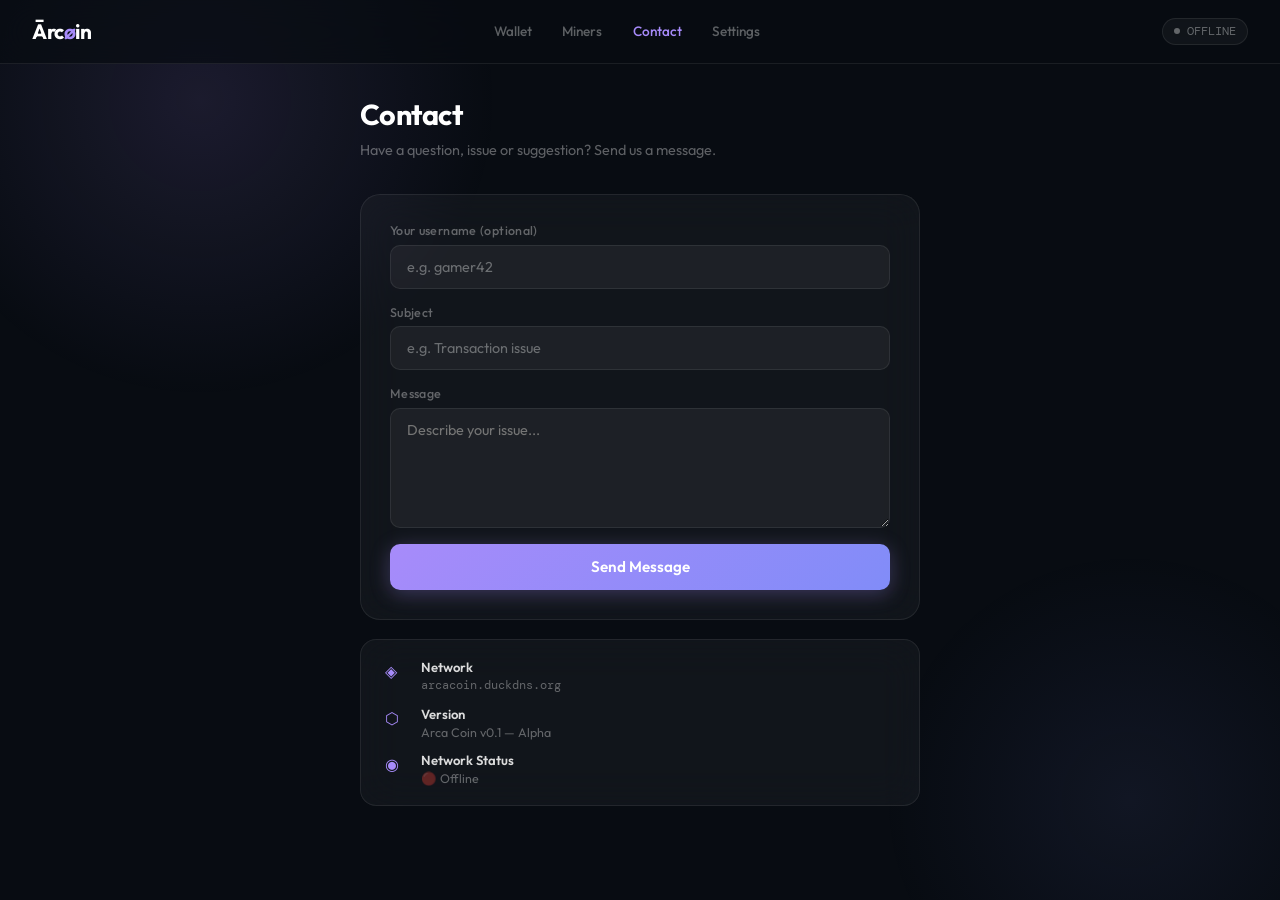
<file: contact.html>
<!DOCTYPE html>
<html lang="en">
<head>
  <meta charset="UTF-8" />
  <meta name="viewport" content="width=device-width, initial-scale=1.0" />
  <title>Ārcøin — Contact</title>
  <link rel="stylesheet" href="shared.css" />
  <link rel="stylesheet" href="contact.css" />
  <script src="api.js"></script>
</head>
<body>

  <div class="bg-orbs"></div>

  <nav class="navbar">
    <div class="nav-logo">Ārc<span>ø</span>in</div>
    <div class="nav-links">
      <a href="wallet.html" class="nav-link">Wallet</a>
      <a href="miners.html" class="nav-link">Miners</a>
      <a href="contact.html" class="nav-link active">Contact</a>
      <a href="settings.html" class="nav-link">Settings</a>
    </div>
    <div class="nav-right">
      <div class="status-pill">
        <div class="status-dot" id="statusDot"></div>
        <span class="status-text" id="statusText">—</span>
      </div>
    </div>
  </nav>

  <main class="contact-main">
    <div class="contact-wrap">
      <h1 class="page-title">Contact</h1>
      <p class="page-sub">Have a question, issue or suggestion? Send us a message.</p>

      <div class="glass contact-card">
        <div class="input-group">
          <label>Your username (optional)</label>
          <input type="text" id="contactId" placeholder="e.g. gamer42" />
        </div>
        <div class="input-group">
          <label>Subject</label>
          <input type="text" id="contactSubject" placeholder="e.g. Transaction issue" />
        </div>
        <div class="input-group">
          <label>Message</label>
          <textarea id="contactMessage" rows="5" placeholder="Describe your issue..."></textarea>
        </div>
        <button class="btn btn-primary" id="btnSendContact">Send Message</button>
        <div id="contactResult" class="contact-result hidden"></div>
      </div>

      <div class="contact-info glass">
        <div class="info-item">
          <span class="info-icon">◈</span>
          <div>
            <div class="info-title">Network</div>
            <div class="info-desc mono">arcacoin.duckdns.org</div>
          </div>
        </div>
        <div class="info-item">
          <span class="info-icon">⬡</span>
          <div>
            <div class="info-title">Version</div>
            <div class="info-desc">Arca Coin v0.1 — Alpha</div>
          </div>
        </div>
        <div class="info-item">
          <span class="info-icon">◉</span>
          <div>
            <div class="info-title">Network Status</div>
            <div class="info-desc" id="contactStatus">Checking...</div>
          </div>
        </div>
      </div>
    </div>
  </main>

  <div id="toast" class="toast hidden"></div>

  <script>
    checkServerStatus()

    const user = Session.getUser()
    if (user?.id) document.getElementById("contactId").value = user.id

    fetch("https://arcacoin.duckdns.org/price")
      .then(() => { document.getElementById("contactStatus").textContent = "🟢 Online" })
      .catch(() => { document.getElementById("contactStatus").textContent = "🔴 Offline" })

    document.getElementById("btnSendContact").addEventListener("click", () => {
      const subject = document.getElementById("contactSubject").value.trim()
      const message = document.getElementById("contactMessage").value.trim()

      if (!subject || !message) { showToast("Please fill in subject and message", "error"); return }

      const result = document.getElementById("contactResult")
      result.classList.remove("hidden")
      result.textContent = "✓ Message received! We'll get back to you shortly."
      showToast("Message sent!", "success")

      document.getElementById("contactSubject").value = ""
      document.getElementById("contactMessage").value = ""
    })
  </script>
</body>
</html>
</file>
<file: shared.css>
/* ===== GOOGLE FONTS ===== */
@import url('https://fonts.googleapis.com/css2?family=Outfit:wght@300;400;500;600;700&family=DM+Mono:wght@300;400;500&display=swap');

/* ===== VARIABLES ===== */
:root {
  --bg:           #080c12;
  --bg2:          #0c1220;
  --glass:        rgba(255, 255, 255, 0.04);
  --glass-border: rgba(255, 255, 255, 0.08);
  --glass-hover:  rgba(255, 255, 255, 0.07);
  --accent:       #a78bfa;
  --accent2:      #818cf8;
  --accent-glow:  rgba(167, 139, 250, 0.3);
  --success:      #34d399;
  --danger:       #f87171;
  --warn:         #fbbf24;
  --text:         rgba(255, 255, 255, 0.85);
  --text-dim:     rgba(255, 255, 255, 0.35);
  --text-hi:      #ffffff;
  --font:         'Outfit', sans-serif;
  --mono:         'DM Mono', monospace;
  --radius:       16px;
  --radius-sm:    10px;
  --blur:         20px;
}

/* ===== RESET ===== */
*, *::before, *::after { box-sizing: border-box; margin: 0; padding: 0; }
html { font-size: 16px; -webkit-font-smoothing: antialiased; }

body {
  background: var(--bg);
  color: var(--text);
  font-family: var(--font);
  min-height: 100vh;
  overflow-x: hidden;
}

/* ===== BACKGROUND ===== */
.bg-orbs {
  position: fixed;
  inset: 0;
  pointer-events: none;
  z-index: 0;
  overflow: hidden;
}

.bg-orbs::before {
  content: '';
  position: absolute;
  width: 600px; height: 600px;
  border-radius: 50%;
  background: radial-gradient(circle, rgba(167,139,250,0.12) 0%, transparent 70%);
  top: -200px; left: -100px;
  animation: drift1 20s ease-in-out infinite;
}

.bg-orbs::after {
  content: '';
  position: absolute;
  width: 500px; height: 500px;
  border-radius: 50%;
  background: radial-gradient(circle, rgba(129,140,248,0.08) 0%, transparent 70%);
  bottom: -150px; right: -100px;
  animation: drift2 25s ease-in-out infinite;
}

@keyframes drift1 {
  0%, 100% { transform: translate(0, 0); }
  33%  { transform: translate(60px, 40px); }
  66%  { transform: translate(-30px, 60px); }
}

@keyframes drift2 {
  0%, 100% { transform: translate(0, 0); }
  33%  { transform: translate(-50px, -30px); }
  66%  { transform: translate(40px, -50px); }
}

/* ===== GLASS CARD ===== */
.glass {
  background: var(--glass);
  border: 1px solid var(--glass-border);
  border-radius: var(--radius);
  backdrop-filter: blur(var(--blur));
  -webkit-backdrop-filter: blur(var(--blur));
}

.glass-strong {
  background: rgba(255, 255, 255, 0.06);
  border: 1px solid rgba(255, 255, 255, 0.10);
  border-radius: var(--radius);
  backdrop-filter: blur(40px);
  -webkit-backdrop-filter: blur(40px);
}

/* ===== NAVBAR ===== */
.navbar {
  position: fixed;
  top: 0; left: 0; right: 0;
  z-index: 100;
  display: flex;
  align-items: center;
  justify-content: space-between;
  padding: 1rem 2rem;
  background: rgba(8, 12, 18, 0.7);
  border-bottom: 1px solid var(--glass-border);
  backdrop-filter: blur(20px);
  -webkit-backdrop-filter: blur(20px);
}

.nav-logo {
  font-size: 1.3rem;
  font-weight: 700;
  letter-spacing: -0.02em;
  color: var(--text-hi);
}

.nav-logo span { color: var(--accent); }

.nav-links {
  display: flex;
  align-items: center;
  gap: 0.3rem;
}

.nav-link {
  font-size: 0.85rem;
  font-weight: 500;
  color: var(--text-dim);
  text-decoration: none;
  padding: 0.4rem 0.8rem;
  border-radius: var(--radius-sm);
  transition: all 0.2s;
}

.nav-link:hover { color: var(--text); background: var(--glass); }
.nav-link.active { color: var(--accent); }

.nav-right {
  display: flex;
  align-items: center;
  gap: 0.8rem;
}

.status-pill {
  display: flex;
  align-items: center;
  gap: 0.4rem;
  font-size: 0.75rem;
  font-family: var(--mono);
  color: var(--text-dim);
  background: var(--glass);
  border: 1px solid var(--glass-border);
  border-radius: 100px;
  padding: 0.3rem 0.7rem;
}

.status-dot {
  width: 6px; height: 6px;
  border-radius: 50%;
  background: var(--text-dim);
}
.status-dot.online {
  background: var(--success);
  box-shadow: 0 0 6px var(--success);
  animation: pulse 2s infinite;
}

@keyframes pulse {
  0%, 100% { opacity: 1; }
  50% { opacity: 0.5; }
}

/* ===== BUTTONS ===== */
.btn {
  font-family: var(--font);
  font-weight: 600;
  font-size: 0.9rem;
  border: none;
  border-radius: var(--radius-sm);
  padding: 0.7rem 1.4rem;
  cursor: pointer;
  transition: all 0.2s;
  display: inline-flex;
  align-items: center;
  justify-content: center;
  gap: 0.4rem;
  text-decoration: none;
}

.btn-primary {
  background: linear-gradient(135deg, var(--accent), var(--accent2));
  color: #fff;
  width: 100%;
  padding: 0.85rem;
  font-size: 0.95rem;
  box-shadow: 0 4px 20px var(--accent-glow);
}
.btn-primary:hover {
  transform: translateY(-1px);
  box-shadow: 0 8px 30px var(--accent-glow);
}
.btn-primary:active { transform: translateY(0); }

.btn-ghost {
  background: var(--glass);
  border: 1px solid var(--glass-border);
  color: var(--text);
}
.btn-ghost:hover { background: var(--glass-hover); border-color: rgba(255,255,255,0.15); }

.btn-danger {
  background: rgba(248, 113, 113, 0.1);
  border: 1px solid rgba(248, 113, 113, 0.2);
  color: var(--danger);
}
.btn-danger:hover { background: rgba(248, 113, 113, 0.2); }

.btn-sm { font-size: 0.8rem; padding: 0.5rem 1rem; }
.btn-icon { width: 36px; height: 36px; padding: 0; border-radius: 10px; }

.btn:disabled { opacity: 0.5; cursor: not-allowed; transform: none !important; }

/* ===== INPUTS ===== */
.input-group {
  display: flex;
  flex-direction: column;
  gap: 0.4rem;
  margin-bottom: 1rem;
}

.input-group label {
  font-size: 0.78rem;
  font-weight: 500;
  color: var(--text-dim);
  letter-spacing: 0.03em;
}

.input-wrap {
  position: relative;
}

.input-wrap .input-icon {
  position: absolute;
  left: 0.9rem;
  top: 50%;
  transform: translateY(-50%);
  color: var(--text-dim);
  font-size: 1rem;
  pointer-events: none;
}

input[type="text"],
input[type="password"],
input[type="number"],
input[type="email"],
textarea {
  width: 100%;
  background: rgba(255,255,255,0.05);
  border: 1px solid var(--glass-border);
  border-radius: var(--radius-sm);
  color: var(--text-hi);
  font-family: var(--font);
  font-size: 0.9rem;
  padding: 0.75rem 1rem;
  transition: all 0.2s;
  outline: none;
  -webkit-appearance: none;
}

.input-wrap input { padding-left: 2.5rem; }

input:focus, textarea:focus {
  border-color: var(--accent);
  background: rgba(167,139,250,0.05);
  box-shadow: 0 0 0 3px rgba(167,139,250,0.1);
}

input::placeholder { color: var(--text-dim); }

/* ===== DIVIDER ===== */
.divider {
  display: flex;
  align-items: center;
  gap: 1rem;
  margin: 1.2rem 0;
  color: var(--text-dim);
  font-size: 0.75rem;
}
.divider::before, .divider::after {
  content: '';
  flex: 1;
  height: 1px;
  background: var(--glass-border);
}

/* ===== TOAST ===== */
.toast {
  position: fixed;
  bottom: 2rem;
  right: 2rem;
  padding: 0.9rem 1.3rem;
  border-radius: var(--radius-sm);
  font-size: 0.85rem;
  font-weight: 500;
  z-index: 9999;
  backdrop-filter: blur(20px);
  border: 1px solid var(--glass-border);
  background: rgba(255,255,255,0.08);
  color: var(--text-hi);
  animation: toastIn 0.25s ease;
  max-width: 320px;
}
.toast.success { border-color: rgba(52,211,153,0.3); background: rgba(52,211,153,0.1); color: var(--success); }
.toast.error   { border-color: rgba(248,113,113,0.3); background: rgba(248,113,113,0.1); color: var(--danger); }
.toast.hidden  { display: none; }

@keyframes toastIn {
  from { transform: translateY(10px); opacity: 0; }
  to   { transform: translateY(0);    opacity: 1; }
}

/* ===== UTILS ===== */
.hidden   { display: none !important; }
.mt       { margin-top: 0.8rem; }
.mt2      { margin-top: 1.5rem; }
.mono     { font-family: var(--mono); }
.text-dim { color: var(--text-dim); }
.text-accent { color: var(--accent); }

/* ===== SCROLLBAR ===== */
::-webkit-scrollbar { width: 4px; height: 4px; }
::-webkit-scrollbar-track { background: transparent; }
::-webkit-scrollbar-thumb { background: rgba(255,255,255,0.1); border-radius: 4px; }
::-webkit-scrollbar-thumb:hover { background: rgba(255,255,255,0.2); }
</file>
<file: contact.css>
.contact-main {
  padding: 6rem 2rem 2rem;
  display: flex;
  justify-content: center;
  position: relative;
  z-index: 1;
}

.contact-wrap {
  width: 100%;
  max-width: 560px;
}

.page-title {
  font-size: 1.8rem;
  font-weight: 700;
  letter-spacing: -0.02em;
  color: var(--text-hi);
  margin-bottom: 0.5rem;
}

.page-sub {
  font-size: 0.9rem;
  color: var(--text-dim);
  margin-bottom: 2rem;
  line-height: 1.5;
}

.contact-card {
  padding: 1.8rem;
  border-radius: 20px;
  margin-bottom: 1.2rem;
}

textarea {
  resize: vertical;
  min-height: 120px;
}

.contact-result {
  margin-top: 1rem;
  padding: 0.8rem 1rem;
  border-radius: 10px;
  font-size: 0.82rem;
  background: rgba(52,211,153,0.08);
  border: 1px solid rgba(52,211,153,0.2);
  color: var(--success);
}

.contact-info {
  padding: 1.2rem 1.5rem;
  border-radius: 16px;
  display: flex;
  flex-direction: column;
  gap: 0.8rem;
}

.info-item {
  display: flex;
  align-items: flex-start;
  gap: 1rem;
}

.info-icon {
  font-size: 1rem;
  color: var(--accent);
  margin-top: 0.1rem;
  min-width: 20px;
}

.info-title {
  font-size: 0.82rem;
  font-weight: 600;
  color: var(--text);
  margin-bottom: 0.15rem;
}

.info-desc {
  font-size: 0.78rem;
  color: var(--text-dim);
}

.info-desc.mono { font-family: var(--mono); }
</file>
